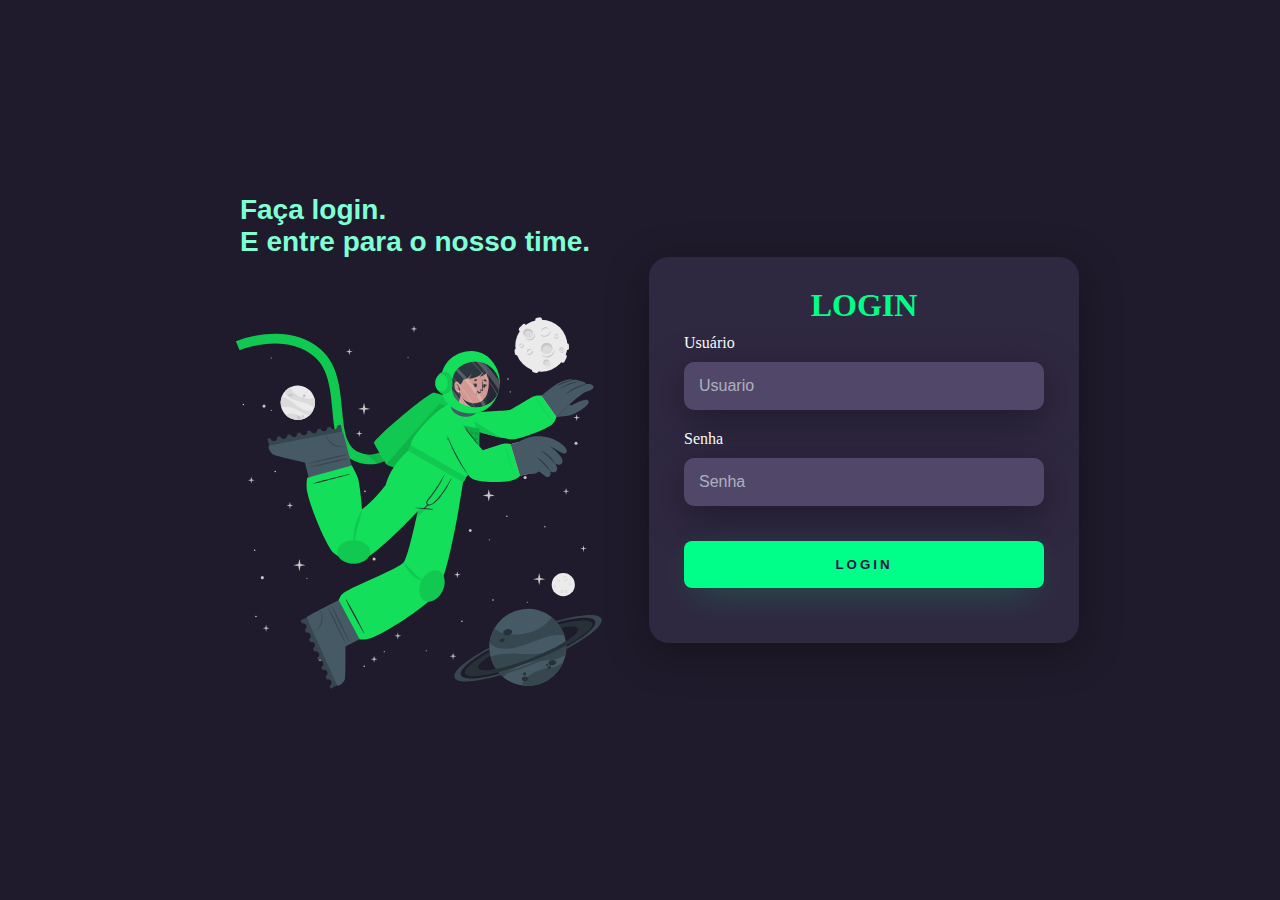
<file: index.html>
<!DOCTYPE html>
<html lang="pt-br">
<head>
  <meta charset="UTF-8">
  <meta name="viewport" content="width=device-width, initial-scale=1.0">
  <title>Login</title>
  <!-- CSS-->
  <link rel="stylesheet" href="estilizar.css">
</head>
<body>

  <div class="main-login">
    <div class="left-login">

      <h1>Faça login. <br>E entre para o nosso time.</h1>
      <img src="astronaut-animate.svg" class= "left-login-image" alt="astronaut-animate">
    </div>

    <div class="right-login">
      <div class="card-login">

        <h1>LOGIN</h1>

        <div class="textfield">
          <label for="usuario">Usuário</label>
          <input type="text" name="usuario" placeholder="Usuario">
        </div>

        <div class="textfield">
          <label for="usuario">Senha</label>
          <input type="password" name="senha" placeholder="Senha">
      
        </div>
        <button class="btn-login">Login</button>
      </div>
    </div>
  </div>
</body>
</html>
</file>
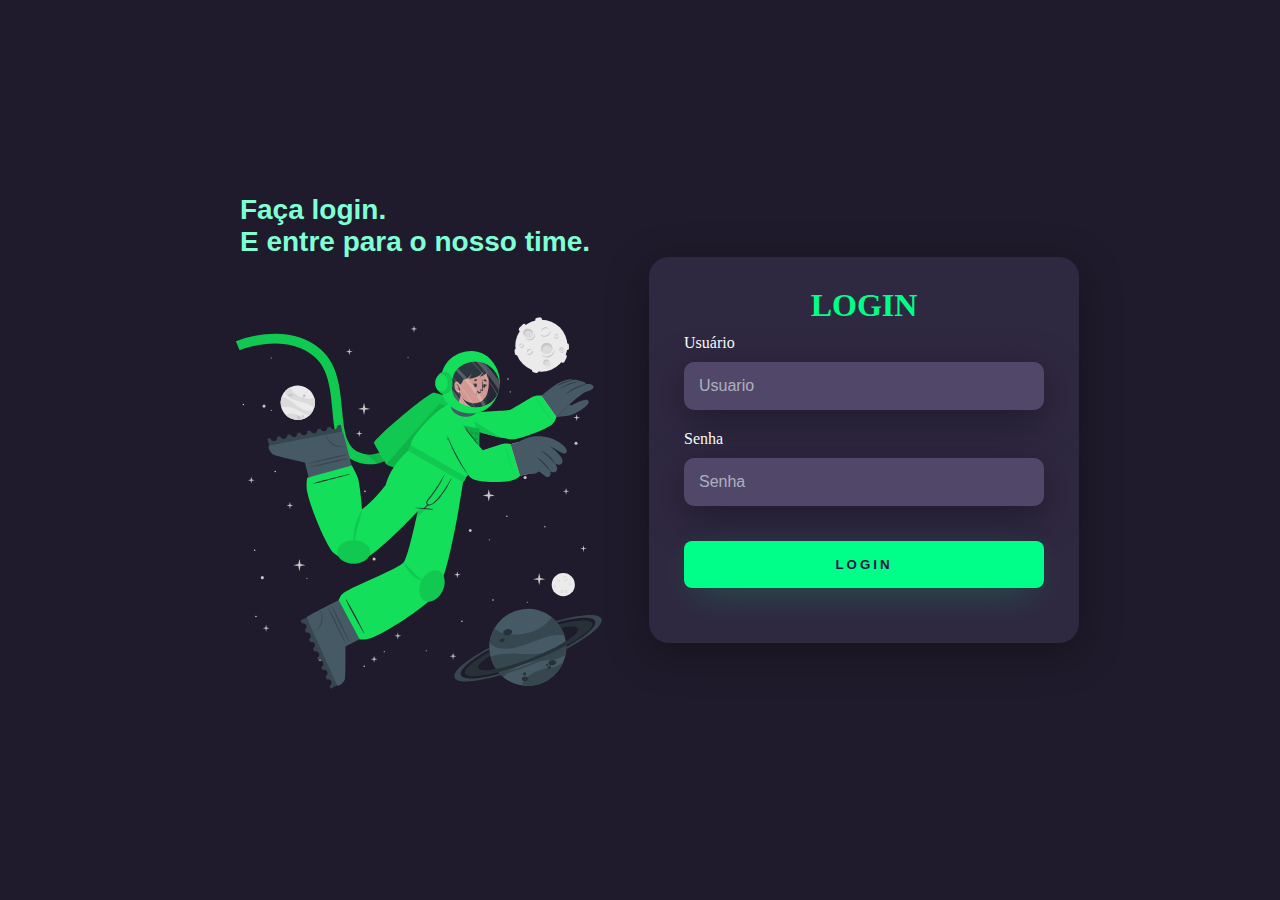
<file: login.html>
<!DOCTYPE html>
<html lang="pt-br">
<head>
  <meta charset="UTF-8">
  <meta name="viewport" content="width=device-width, initial-scale=1.0">
  <title>Login</title>
  <!-- CSS-->
  <link rel="stylesheet" href="estilizar.css">
</head>
<body>

  <div class="main-login">
    <div class="left-login">

      <h1>Faça login. <br>E entre para o nosso time.</h1>
      <img src="astronaut-animate.svg" class= "left-login-image" alt="astronaut-animate">
    </div>

    <div class="right-login">
      <div class="card-login">

        <h1>LOGIN</h1>

        <div class="textfield">
          <label for="usuario">Usuário</label>
          <input type="text" name="usuario" placeholder="Usuario">
        </div>

        <div class="textfield">
          <label for="usuario">Senha</label>
          <input type="password" name="senha" placeholder="Senha">
      
        </div>
        <button class="btn-login">Login</button>
      </div>
    </div>
  </div>
</body>
</html>
</file>
<file: estilizar.css>
body {
  margin: 0;
  padding: 0;
  box-sizing: border-box; 

}

.main-login {
  width: 100vw;
  height: 100vh;
  background-color: #201b2c;
  display: flex;
  justify-content: center;
  align-items: center;
}

.left-login {
  width: 50vh;
  height: 100vh;
  display: flex;
  justify-content: center;
  align-items: center;
  flex-direction: column;
}

.left-login > h1 {
  font-size: 28px;
  color: aquamarine;
  font-family: 'Trebuchet MS', 'Lucida Sans Unicode', 'Lucida Grande', 'Lucida Sans', Arial, sans-serif;
}

.left-login {
  width: 35vw;
}

.right-login {
  width: 50vh;
  height: 100vh;
  display: flex;
  justify-content: center;
  align-items: center;
}

.card-login {
  width: 80%;
  display: flex;
  justify-content: center;
  align-items: center;
  flex-direction: column;
  padding: 30px 35px;
  background-color: #2f2841;
  border-radius: 20px;
  box-shadow: 0px 10px 40px #00000056;
}

.card-login > h1 {
  color: #00ff88;
  font-weight: 800;
  margin: 0;
}

.textfield {
  width: 100%;
  display: flex;
  flex-direction: column;
  align-items: flex-start;
  justify-content: center;
  margin: 10px 0px;
}

.textfield > input {
  width: 100%;
  border: none;
  border-radius: 10px;
  padding: 15px;
  background: #514869;
  color: #f0ff 12px;
  font-size: 12pt;
  box-shadow: 0px 10px 40px #00000056;
  outline: none;
  box-sizing: border-box;
}

.textfield > label {
  color: white;
  margin-bottom: 10px;
  font-weight: 400;
}

.textfield > input::placeholder {
  color: #f0ffff94;
}

.btn-login {
  width: 100%;
  padding: 16px 0px;
  margin: 25px;
  border-radius: 8px;
  border: none;
  outline: none;
  text-transform: uppercase;
  font-weight: 800;
  letter-spacing: 3px;
  color: #2b134b;
  background: #00ff88;
  cursor: pointer;
  box-shadow: 0px 10px 40px -12px #00ff8052;
}

@media only screen and (max-width:950px){
  .card-login {
    width: 85%;
  }  


@media only screen and (max-width:600px){
  .main-login {
    flex-direction: column;
  }

  .left-login > h1 {
    display: none;
  }

  .left-login {
    width: 100%;
    height: auto;
  }

  .left-login {
    width: 100%;
    height: auto;
  }
}
.left-login-image {
  width: 50vw;
}
.card-login {
  width: 90%;
}

}
</file>
